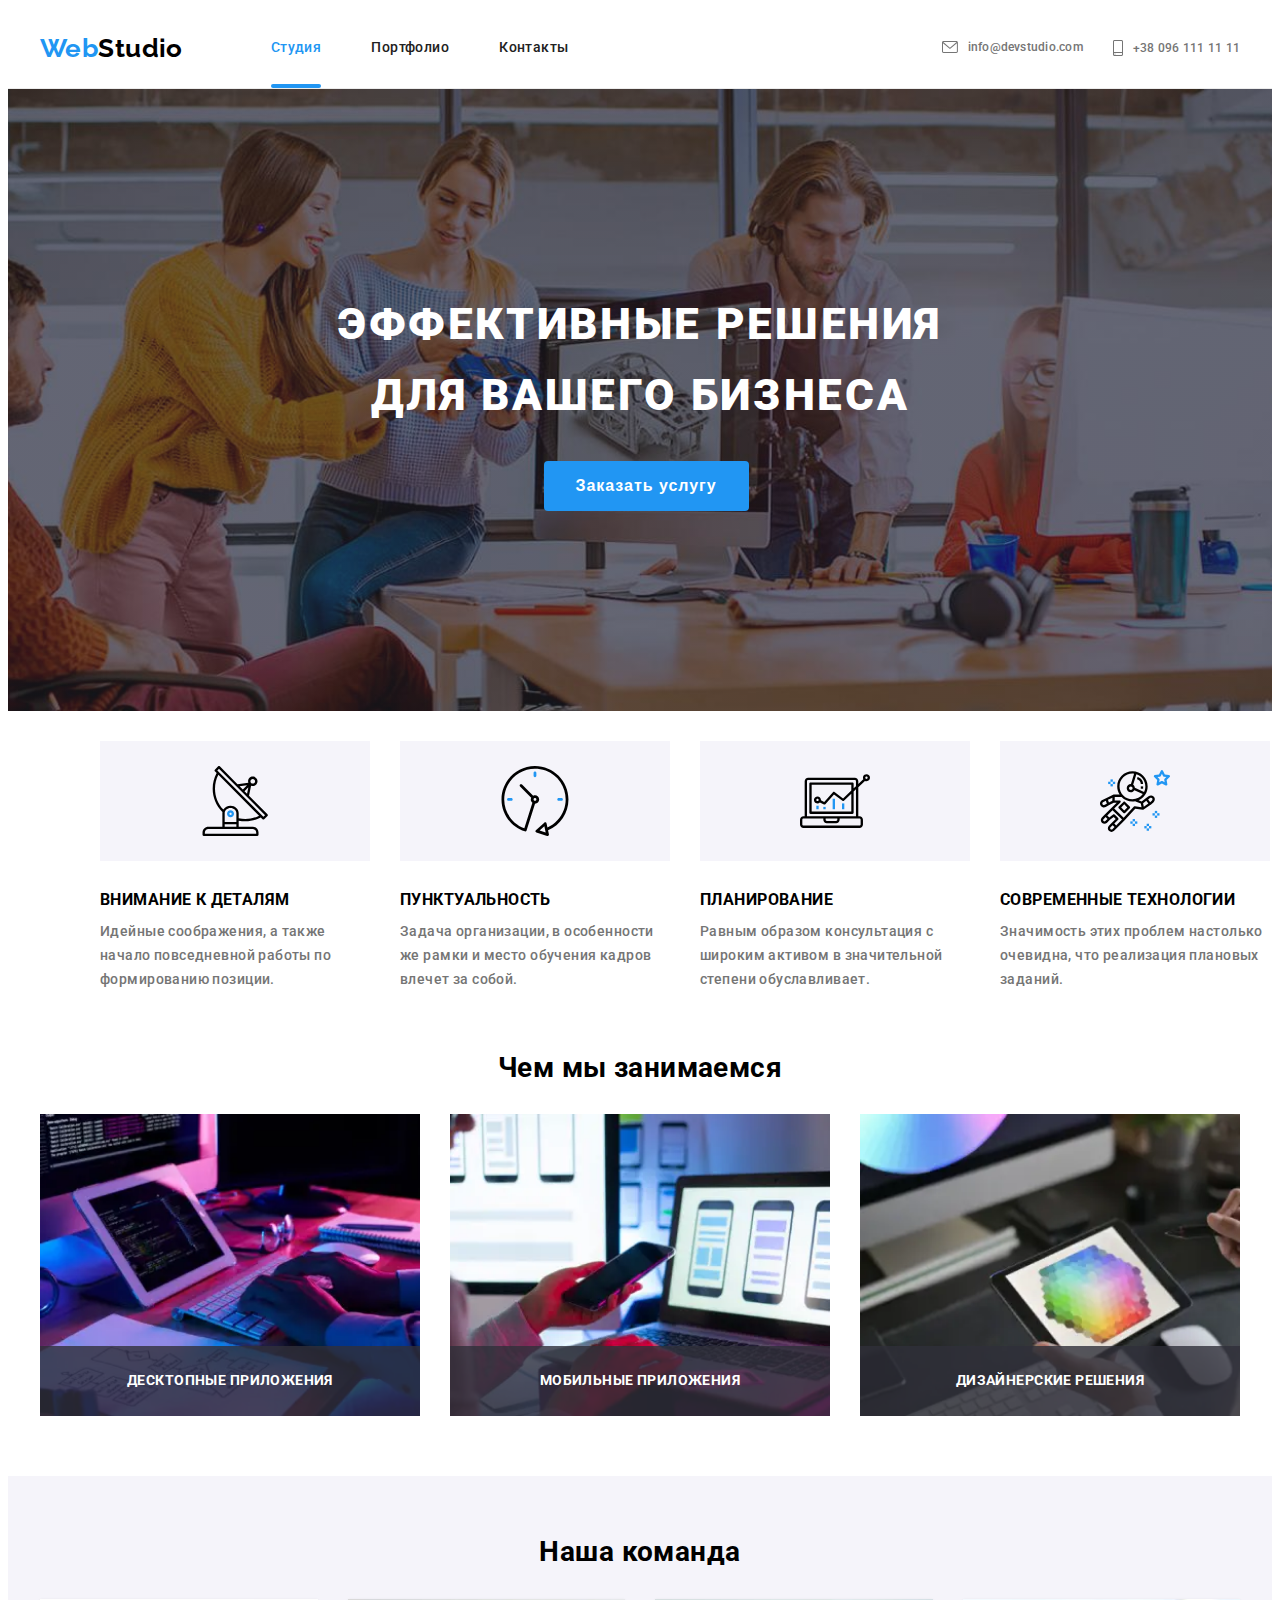
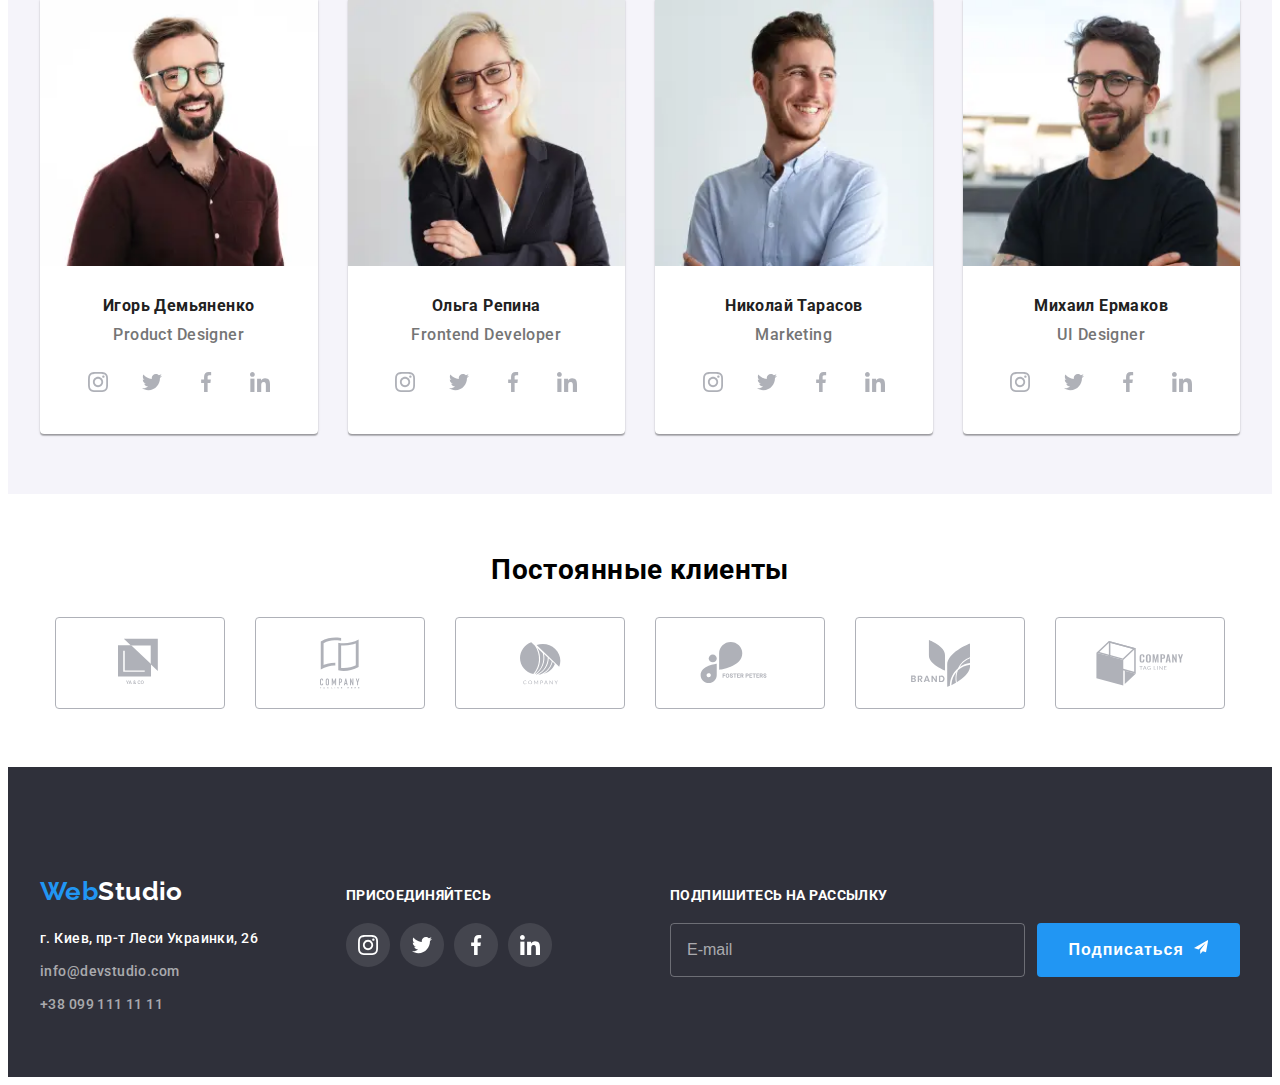
<file: index.html>
<!DOCTYPE html>
<html lang="ru">

<head>
  <meta charset="UTF-8">
  <meta http-equiv="X-UA-Compatible" content="IE=edge">
  <meta name="viewport" content="width=device-width, initial-scale=1.0">
  <title>WebStudio-Home</title>
  <link rel="stylesheet" href="https://cdnjs.cloudflare.com/ajax/libs/modern-normalize/1.0.0/modern-normalize.css"
    integrity="sha512-Zx6MlUMKSVJoQ+83OwhdILe8cSEsCzfqThJd7J/VA2UrK6Ctj85p+xzqfyuNXE5B1k25uUdmJ2OzItbBy9GHAQ=="
    crossorigin="anonymous" />
  <link rel="stylesheet" href="https://cdnjs.cloudflare.com/ajax/libs/animate.css/4.1.1/animate.min.css" />
  <link rel="preconnect" href="https://fonts.gstatic.com">
  <link href="https://fonts.googleapis.com/css2?family=Raleway:wght@700&family=Roboto:wght@400;500;700;900&display=swap"
    rel="stylesheet">
  <link rel="stylesheet" href="./css/main.min.css">

</head>

<body>
  <!-- HEADER -->
  <header class="header">
    <div class="container">
      <nav class="menu">
        <a class="logo link" href="./index.html" lang="en">Web<span class="logo_theme_header"
            lang="en">Studio</span></a>
        <ul class="nav-list list">
          <li class="nav-list__item">
            <a class="nav-list__link current link" href="./index.html">Студия</a>
          </li>
          <li class="nav-list__item">
            <a class="nav-list__link link" href="./portfolio.html">Портфолио</a>
          </li>
          <li class="nav-list__item">
            <a class="nav-list__link link" href="#footer">Контакты</a>
          </li>
        </ul>
      </nav>
      <ul class="header-contacts list">
        <li class="header-contacts__mail">
          <a class="header-contacts__link link" href="mailto:info@devstudio.com" lang="en">
            <svg class="header-contacts__icon-envelope">
              <use href="./images/sprite.svg#icon-envelope"></use>
            </svg>
            <p>info@devstudio.com</p>
          </a>
        </li>
        <li class="header-contacts__tel">
          <a class="header-contacts__link link" href="tel:+380961111111">
            <svg class="header-contacts__icon-phone">
              <use href="./images/sprite.svg#icon-smartphone"></use>
            </svg>
            <p>+38 096 111 11 11</p>
          </a>
        </li>
      </ul>
    <button type="button" class="burger-btn" data-menu-button>
      <svg class="burger-icon">
        <use href="./images/sprite.svg#icon-burger"></use>
      </svg>
    </button>
    </div>
    <div class="mobile-menu" data-menu>
      <button type="button" class="mobile-menu-close-btn" data-menu-close>
        <svg class="mobile-close-icon">
          <use href="./images/sprite.svg#icon-menu-close"></use>
        </svg>
      </button>
      <ul class="mobile-menu__list list">
        <li class="mobile-menu__item">
          <a href="./index.html" class="mobile-menu__link link current">Студия</a>
        </li>
        <li class="mobile-menu__item">
          <a href="./portfolio.html" class="mobile-menu__link link">Портфолио</a>
        </li>
        <li class="mobile-menu__item">
          <a href="#footer" class="mobile-menu__link link">Контакты</a>
        </li>
      </ul>
      <div class="mobile-menu__contacts-wrapper">
        <ul class="mobile-contacts-list list">
          <li class="mobile-contacts-list__item">
            <a class="mobile-contacts-list__tel link" href="tel:+380961111111">+38 096 111 11 11</a>
          </li>
          <li class="mobile-contacts-list__item">
            <a class="mobile-contacts-list__mail link" href="mailto:info@devstudio.com" lang="en">info@devstudio.com</a>
          </li>
        </ul>
        <ul class="mobile-social-list list">
          <li class="mobile-social-list__item">
            <a href="" class="mobile-social-list__link link">Instagram</a>
          </li>
          <li class="mobile-social-list__item">
            <a href="" class="mobile-social-list__link link">Twitter</a>
          </li>
          <li class="mobile-social-list__item">
            <a href="" class="mobile-social-list__link link">Facebook</a>
          </li>
          <li class="mobile-social-list__item">
            <a href="" class="mobile-social-list__link link">LinkedIn</a>
          </li>
        </ul>
      </div>      
    </div>
  </header>
  <main>
    <!-- HERO -->
    <section class="hero">
      <div class="container">
        <h1 class="hero-title">Эффективные решения для вашего бизнеса</h1>
        <button class="modal-btn" type="submit" data-modal-open>Заказать услугу</button>
      </div>
    </section>
    <!-- SPECIALTIES -->
    <section class="specialties">
      <h2 class="visually-hidden">Особенности</h2>
      <div class="container">
        <ul class="specs-list list">
          <li class="specs-list__item">
            <div class="specs-list__logo-wrapper">
              <svg class="specs-list__logo">
                <use href="./images/sprite.svg#icon-antena"></use>
              </svg>
            </div>
            <h3 class="specs-list__subtitle">Внимание к деталям</h3>
            <p class="specs-list__about">Идейные соображения, а также начало повседневной работы по формированию позиции.</p>
          </li>
          <li class="specs-list__item">
            <div class="specs-list__logo-wrapper">
              <svg class="specs-list__logo">
                <use href="./images/sprite.svg#icon-clock"></use>
              </svg>
            </div>
            <h3 class="specs-list__subtitle">Пунктуальность</h3>
            <p class="specs-list__about">Задача организации, в особенности же рамки и место обучения кадров влечет за собой.</p>
          </li>
          <li class="specs-list__item">
            <div class="specs-list__logo-wrapper">
              <svg class="specs-list__logo">
                <use href="./images/sprite.svg#icon-diagram"></use>
              </svg>
            </div>
            <h3 class="specs-list__subtitle">Планирование</h3>
            <p class="specs-list__about">Равным образом консультация с широким активом в значительной степени обуславливает.</p>
          </li>
          <li class="specs-list__item">
            <div class="specs-list__logo-wrapper">
              <svg class="specs-list__logo">
                <use href="./images/sprite.svg#icon-astronaut"></use>
              </svg>
            </div>
            <h3 class="specs-list__subtitle">Современные технологии</h3>
            <p class="specs-list__about">Значимость этих проблем настолько очевидна, что реализация плановых заданий.</p>
          </li>
        </ul>
      </div>
    </section>
    <!-- SKILLS -->
    <section class="skills">
      <div class="container">
        <h2 class="section-title">Чем мы занимаемся</h2>
        <ul class="skills-list list">
          <li class="skills-list__item">
            <picture>
              <source srcset="./images/desktop/studio/our-job-1.webp 1x, ./images/desktop/studio/our-job-1@2x.webp 2x"
                media="(min-width: 1200px)" type="image/webp">
              <source srcset="./images/desktop/studio/our-job-1.jpg 1x, ./images/desktop/studio/our-job-1@2x.jpg 2x" 
                media="(min-width: 1200px)">
              <img class="skills-list__img" src="./images/desktop/studio/our-job-1.jpg" alt="software developer working" lang="en">
            </picture>
            <div class="skills-list__title-wrapper">
              <p class="skills-list__title">Десктопные приложения</p>
            </div>
          </li>
          <li class="skills-list__item">
            <picture>
              <source srcset="./images/desktop/studio/our-job-2.webp 1x, ./images/desktop/studio/our-job-2@2x.webp 2x"
                media="(min-width: 1200px)" type="image/webp">
              <source srcset="./images/desktop/studio/our-job-2.jpg 1x, ./images/desktop/studio/our-job-2@2x.jpg 2x"
                media="(min-width: 1200px)">
              <img class="skills-list__img" src="./images/desktop/studio/our-job-2.jpg" alt="women with a phone" lang="en">
            </picture>            
            <div class="skills-list__title-wrapper">
              <p class="skills-list__title">Мобильные приложения</p>
            </div>
          </li>
          <li class="skills-list__item">
            <picture>
              <source srcset="./images/desktop/studio/our-job-3.webp 1x, ./images/desktop/studio/our-job-3@2x.webp 2x"
                media="(min-width: 1200px)" type="image/webp">
              <source srcset="./images/desktop/studio/our-job-3.jpg 1x, ./images/desktop/studio/our-job-3@2x.jpg 2x"
                media="(min-width: 1200px)">
              <img class="skills-list__img" src="./images/desktop/studio/our-job-3.jpg" alt="women working on a tablet" lang="en">
            </picture>            
            <div class="skills-list__title-wrapper">
              <p class="skills-list__title">Дизайнерские решения</p>
            </div>
          </li>
        </ul>
      </div>
    </section>
    <!-- TEAM -->
    <section class="team">
      <div class="container">
        <h2 class="section-title">Наша команда</h2>
        <ul class="team-list list">
          <li class="team-list__item">
            <picture>
              <source srcset="./images/desktop/studio/teammate-1.webp 1x, ./images/desktop/studio/teammate-1@2x.webp 2x"
                media="(min-width: 1200px)" type="image/webp">
              <source srcset="./images/desktop/studio/teammate-1.jpg 1x, ./images/desktop/studio/teammate-1@2x.jpg 2x"
                media="(min-width: 1200px)">
              <source srcset="./images/desktop/studio/teammate-1.webp 1x, ./images/desktop/studio/teammate-1@2x.webp 2x"
                media="(min-width: 768px)" type="image/webp">
              <source srcset="./images/desktop/studio/teammate-1.jpg 1x, ./images/desktop/studio/teammate-1@2x.jpg 2x"
                media="(min-width: 768px)">
              <source srcset="./images/desktop/studio/teammate-1.webp 1x, ./images/desktop/studio/teammate-1@2x.webp 2x"
                media="(max-width: 767px)" type="image/webp">
              <source srcset="./images/desktop/studio/teammate-1.jpg 1x, ./images/desktop/studio/teammate-1@2x.jpg 2x"
                media="(max-width: 767px)">
              <img class="team-list__img" src="./images/desktop/studio/teammate-1.jpg" alt="friendly men in glasses" lang="en">
            </picture>            
            <div class="team-list__name-wrapper">
              <h3 class="team-list__name">Игорь Демьяненко</h3>
              <p class="team-list__occupation" lang="en">Product Designer</p>
              <ul class="social-list list">
                <li class="social-list__item">
                  <a href="" class="social-list__link link">
                    <svg class="social-list__icon">
                      <use href="./images/sprite.svg#icon-instagram"></use>
                    </svg>
                  </a>
                </li>
                <li class="social-list__item">
                  <a href="" class="social-list__link link">
                    <svg class="social-list__icon">
                      <use href="./images/sprite.svg#icon-twitter"></use>
                    </svg>
                  </a>
                </li>
                <li class="social-list__item">
                  <a href="" class="social-list__link link">
                    <svg class="social-list__icon">
                      <use href="./images/sprite.svg#icon-facebook"></use>
                    </svg>
                  </a>
                </li>
                <li class="social-list__item">
                  <a href="" class="social-list__link link">
                    <svg class="social-list__icon">
                      <use href="./images/sprite.svg#icon-linkedin"></use>
                    </svg>
                  </a>
                </li>
              </ul>
            </div>
          </li>
          <li class="team-list__item">
            <picture>
              <source srcset="./images/desktop/studio/teammate-2.webp 1x, ./images/desktop/studio/teammate-2@2x.webp 2x"
                media="(min-width: 1200px)" type="image/webp">
              <source srcset="./images/desktop/studio/teammate-2.jpg 1x, ./images/desktop/studio/teammate-2@2x.jpg 2x"
                media="(min-width: 1200px)">
              <source srcset="./images/desktop/studio/teammate-2.webp 1x, ./images/desktop/studio/teammate-2@2x.webp 2x"
                media="(min-width: 768px)" type="image/webp">
              <source srcset="./images/desktop/studio/teammate-2.jpg 1x, ./images/desktop/studio/teammate-2@2x.jpg 2x"
                media="(min-width: 768px)">
              <source srcset="./images/desktop/studio/teammate-2.webp 1x, ./images/desktop/studio/teammate-2@2x.webp 2x"
                media="(max-width: 767px)" type="image/webp">
              <source srcset="./images/desktop/studio/teammate-2.jpg 1x, ./images/desktop/studio/teammate-2@2x.jpg 2x"
                media="(max-width: 767px)">
              <img class="team-list__img" src="./images/desktop/studio/teammate-2.jpg" alt="blonde women" lang="en">
            </picture>            
            <div class="team-list__name-wrapper">
              <h3 class="team-list__name">Ольга Репина</h3>
              <p class="team-list__occupation" lang="en">Frontend Developer</p>
              <ul class="social-list list">
                <li class="social-list__item">
                  <a href="" class="social-list__link link">
                    <svg class="social-list__icon">
                      <use href="./images/sprite.svg#icon-instagram"></use>
                    </svg>
                  </a>
                </li>
                <li class="social-list__item">
                  <a href="" class="social-list__link link">
                    <svg class="social-list__icon">
                      <use href="./images/sprite.svg#icon-twitter"></use>
                    </svg>
                  </a>
                </li>
                <li class="social-list__item">
                  <a href="" class="social-list__link link">
                    <svg class="social-list__icon">
                      <use href="./images/sprite.svg#icon-facebook"></use>
                    </svg>
                  </a>
                </li>
                <li class="social-list__item">
                  <a href="" class="social-list__link link">
                    <svg class="social-list__icon">
                      <use href="./images/sprite.svg#icon-linkedin"></use>
                    </svg>
                  </a>
                </li>
              </ul>
            </div>
          </li>
          <li class="team-list__item">
            <picture>
              <source srcset="./images/desktop/studio/teammate-3.webp 1x, ./images/desktop/studio/teammate-3@2x.webp 2x"
                media="(min-width: 1200px)" type="image/webp">
              <source srcset="./images/desktop/studio/teammate-3.jpg 1x, ./images/desktop/studio/teammate-3@2x.jpg 2x"
                media="(min-width: 1200px)">
              <source srcset="./images/desktop/studio/teammate-3.webp 1x, ./images/desktop/studio/teammate-3@2x.webp 2x"
                media="(min-width: 768px)" type="image/webp">
              <source srcset="./images/desktop/studio/teammate-3.jpg 1x, ./images/desktop/studio/teammate-3@2x.jpg 2x"
                media="(min-width: 768px)">
              <source srcset="./images/desktop/studio/teammate-3.webp 1x, ./images/desktop/studio/teammate-3@2x.webp 2x"
                media="(max-width: 767px)" type="image/webp">
              <source srcset="./images/desktop/studio/teammate-3.jpg 1x, ./images/desktop/studio/teammate-3@2x.jpg 2x"
                media="(max-width: 767px)">
              <img class="team-list__img" src="./images/desktop/studio/teammate-3.jpg" alt="smiling men" lang="en">
            </picture>            
            <div class="team-list__name-wrapper">
              <h3 class="team-list__name">Николай Тарасов</h3>
              <p class="team-list__occupation" lang="en">Marketing</p>
              <ul class="social-list list">
                <li class="social-list__item">
                  <a href="" class="social-list__link link">
                    <svg class="social-list__icon">
                      <use href="./images/sprite.svg#icon-instagram"></use>
                    </svg>
                  </a>
                </li>
                <li class="social-list__item">
                  <a href="" class="social-list__link link">
                    <svg class="social-list__icon">
                      <use href="./images/sprite.svg#icon-twitter"></use>
                    </svg>
                  </a>
                </li>
                <li class="social-list__item">
                  <a href="" class="social-list__link link">
                    <svg class="social-list__icon">
                      <use href="./images/sprite.svg#icon-facebook"></use>
                    </svg>
                  </a>
                </li>
                <li class="social-list__item">
                  <a href="" class="social-list__link link">
                    <svg class="social-list__icon">
                      <use href="./images/sprite.svg#icon-linkedin"></use>
                    </svg>
                  </a>
                </li>
              </ul>
            </div>
          </li>
          <li class="team-list__item">
            <picture>
              <source srcset="./images/desktop/studio/teammate-4.webp 1x, ./images/desktop/studio/teammate-4@2x.webp 2x"
                media="(min-width: 1200px)" type="image/webp">
              <source srcset="./images/desktop/studio/teammate-4.jpg 1x, ./images/desktop/studio/teammate-4@2x.jpg 2x"
                media="(min-width: 1200px)">
              <source srcset="./images/desktop/studio/teammate-4.webp 1x, ./images/desktop/studio/teammate-4@2x.webp 2x"
                media="(min-width: 768px)" type="image/webp">
              <source srcset="./images/desktop/studio/teammate-4.jpg 1x, ./images/desktop/studio/teammate-4@2x.jpg 2x"
                media="(min-width: 768px)">
              <source srcset="./images/desktop/studio/teammate-4.webp 1x, ./images/desktop/studio/teammate-4@2x.webp 2x"
                media="(max-width: 767px)" type="image/webp">
              <source srcset="./images/desktop/studio/teammate-4.jpg 1x, ./images/desktop/studio/teammate-4@2x.jpg 2x"
                media="(max-width: 767px)">
              <img class="team-list__img" src="./images/desktop/studio/teammate-4.jpg" alt="friendly men in black t-shirt" lang="en">
            </picture>            
            <div class="team-list__name-wrapper">
              <h3 class="team-list__name">Михаил Ермаков</h3>
              <p class="team-list__occupation" lang="en">UI Designer</p>
              <ul class="social-list list">
                <li class="social-list__item">
                  <a href="" class="social-list__link link">
                    <svg class="social-list__icon">
                      <use href="./images/sprite.svg#icon-instagram"></use>
                    </svg>
                  </a>
                </li>
                <li class="social-list__item">
                  <a href="" class="social-list__link link">
                    <svg class="social-list__icon">
                      <use href="./images/sprite.svg#icon-twitter"></use>
                    </svg>
                  </a>
                </li>
                <li class="social-list__item">
                  <a href="" class="social-list__link link">
                    <svg class="social-list__icon">
                      <use href="./images/sprite.svg#icon-facebook"></use>
                    </svg>
                  </a>
                </li>
                <li class="social-list__item">
                  <a href="" class="social-list__link link">
                    <svg class="social-list__icon">
                      <use href="./images/sprite.svg#icon-linkedin"></use>
                    </svg>
                  </a>
                </li>
              </ul>
            </div>
          </li>
        </ul>
      </div>
    </section>
    <!--CLIENTS-->
    <section class="clients">
      <div class="container">
        <h2 class="section-title">Постоянные клиенты</h2>
        <ul class="clients-list list">
          <li class="clients-list__item">
            <a href="" class="clients-list__logo link">
              <svg class="clients-list__icon" width="44" height="50">
                <use href="./images/sprite.svg#icon-logo-1"></use>
              </svg>
            </a>
          </li>
          <li class="clients-list__item">
            <a href="" class="clients-list__logo link">
              <svg class="clients-list__icon" width="40" height="52">
                <use href="./images/sprite.svg#icon-logo-2"></use>
              </svg>
            </a>
          </li>
          <li class="clients-list__item">
            <a href="" class="clients-list__logo link">
              <svg class="clients-list__icon" width="41" height="43">
                <use href="./images/sprite.svg#icon-logo-3"></use>
              </svg>
            </a>
          </li>
          <li class="clients-list__item">
            <a href="" class="clients-list__logo link">
              <svg class="clients-list__icon" width="80" height="42">
                <use href="./images/sprite.svg#icon-logo-4"></use>
              </svg>
            </a>
          </li>
          <li class="clients-list__item">
            <a href="" class="clients-list__logo link">
              <svg class="clients-list__icon" width="59" height="47">
                <use href="./images/sprite.svg#icon-logo-5"></use>
              </svg>
            </a>
          </li>
          <li class="clients-list__item">
            <a href="" class="clients-list__logo link">
              <svg class="clients-list__icon" width="88" height="45">
                <use href="./images/sprite.svg#icon-logo-6"></use>
              </svg>
            </a>
          </li>
        </ul>
      </div>
    </section>
  </main>
  <!-- FOOTER -->
  <footer class="footer">
    <div class="container">
      <div class="address-wrapper">
        <a class="logo link" href="./index.html" lang="en">Web<span class="logo_theme_footer"
            lang="en">Studio</span></a>
        <p class="address">г. Киев, пр-т Леси Украинки, 26</p>
        <ul class="address-list list">
          <li class="address-list__item">
            <a class="address-list__link link" id="footer" href="mailto:info@devstudio.com">info@devstudio.com</a>
          </li>
          <li class="address-list__item">
            <a class="address-list__link link" href="tel:+380991111111">+38 099 111 11 11</a>
          </li>
        </ul>
      </div>
      <div class="social-list__footer">
        <b class="footer-suptitle">присоединяйтесь</b>
        <ul class="social-list list">
          <li class="social-list__item">
            <a href="" class="social-list__link link">
              <svg class="social-list__icon">
                <use href="./images/sprite.svg#icon-instagram"></use>
              </svg>
            </a>
          </li>
          <li class="social-list__item">
            <a href="" class="social-list__link link">
              <svg class="social-list__icon">
                <use href="./images/sprite.svg#icon-twitter"></use>
              </svg>
            </a>
          </li>
          <li class="social-list__item">
            <a href="" class="social-list__link link">
              <svg class="social-list__icon">
                <use href="./images/sprite.svg#icon-facebook"></use>
              </svg>
            </a>
          </li>
          <li class="social-list__item">
            <a href="" class="social-list__link link">
              <svg class="social-list__icon">
                <use href="./images/sprite.svg#icon-linkedin"></use>
              </svg>
            </a>
          </li>
        </ul>
      </div>
      <div class="footer-form">
        <b class="footer-suptitle">Подпишитесь на рассылку</b>
        <form action="#" class="signup-form">
          <input type="email" name="signup-email" placeholder="E-mail" class="signup-form__input">
          <button type="submit" class="modal-btn">
            <span class="signup-form__btn-wrapper">
              <span class="modal-btn_title">Подписаться</span>
              <svg class="modal-btn_icon">
                <use href="./images/sprite.svg#icon-send"></use>
              </svg>
            </span>            
          </button>
        </form>
      </div>
    </div>
  </footer>
  <!-- MODAL -->
  <div class="backdrop is-hidden" data-modal>
    <div class="modal">
      <button type="button" class="modal-close-btn" data-modal-close>
        <svg class="modal-x">
          <use href="./images/sprite.svg#icon-Vector"></use>
        </svg>
      </button>
      <form action="#" class="modal-form" autocomplete="off">
        <b class="form-title">Оставьте свои данные, мы вам перезвоним</b>
        <label for="user" class="modal-form-field">
          Имя
          <span class="modal-form-input-wrapper">
            <input type="text" id="user" name="user-name" class="modal-form-input" required minlength="2">
            <svg class="modal-form-icon">
              <use href="./images/sprite.svg#user"></use>
            </svg>
          </span>
        </label>
        <label for="tel" class="modal-form-field">
          Телефон
          <span class="modal-form-input-wrapper">
            <input type="tel" id="tel" name="user-phone" class="modal-form-input" required
              pattern="[0-9]{3}-[0-9]{3}-[0-9]{2}-[0-9]{2}" title="096-111-11-11">
            <svg class="modal-form-icon">
              <use href="./images/sprite.svg#phone"></use>
            </svg>
          </span>
        </label>
        <label for="email" class="modal-form-field">
          Почта
          <span class="modal-form-input-wrapper">
            <input type="email" id="email" name="user-email" class="modal-form-input" required>
            <svg class="modal-form-icon">
              <use href="./images/sprite.svg#letter"></use>
            </svg>
          </span>
        </label>
        <label for="user-message" class="modal-form-field comment">
          Комментарий
          <textarea name="user-message" id="user-message" class="modal-form-message"
            placeholder="Введите текст"></textarea>
        </label>
        <input type="checkbox" id="user-term" name="user-term" class="modal-form-agreement visually-hidden">
        <label for="user-term" class="modal-form-check-desc">Соглашаюсь с рассылкой и принимаю&nbsp;
          <a href="" class="licence-agreement">Условия договора</a>
        </label>
        <button type="submit" class="modal-form-btn">Отправить</button>
      </form>
    </div>
  </div>
  <script src="./js/modal.js"></script>
  <script src="./js/mobile-menu.js"></script>
</body>

</html>
</file>
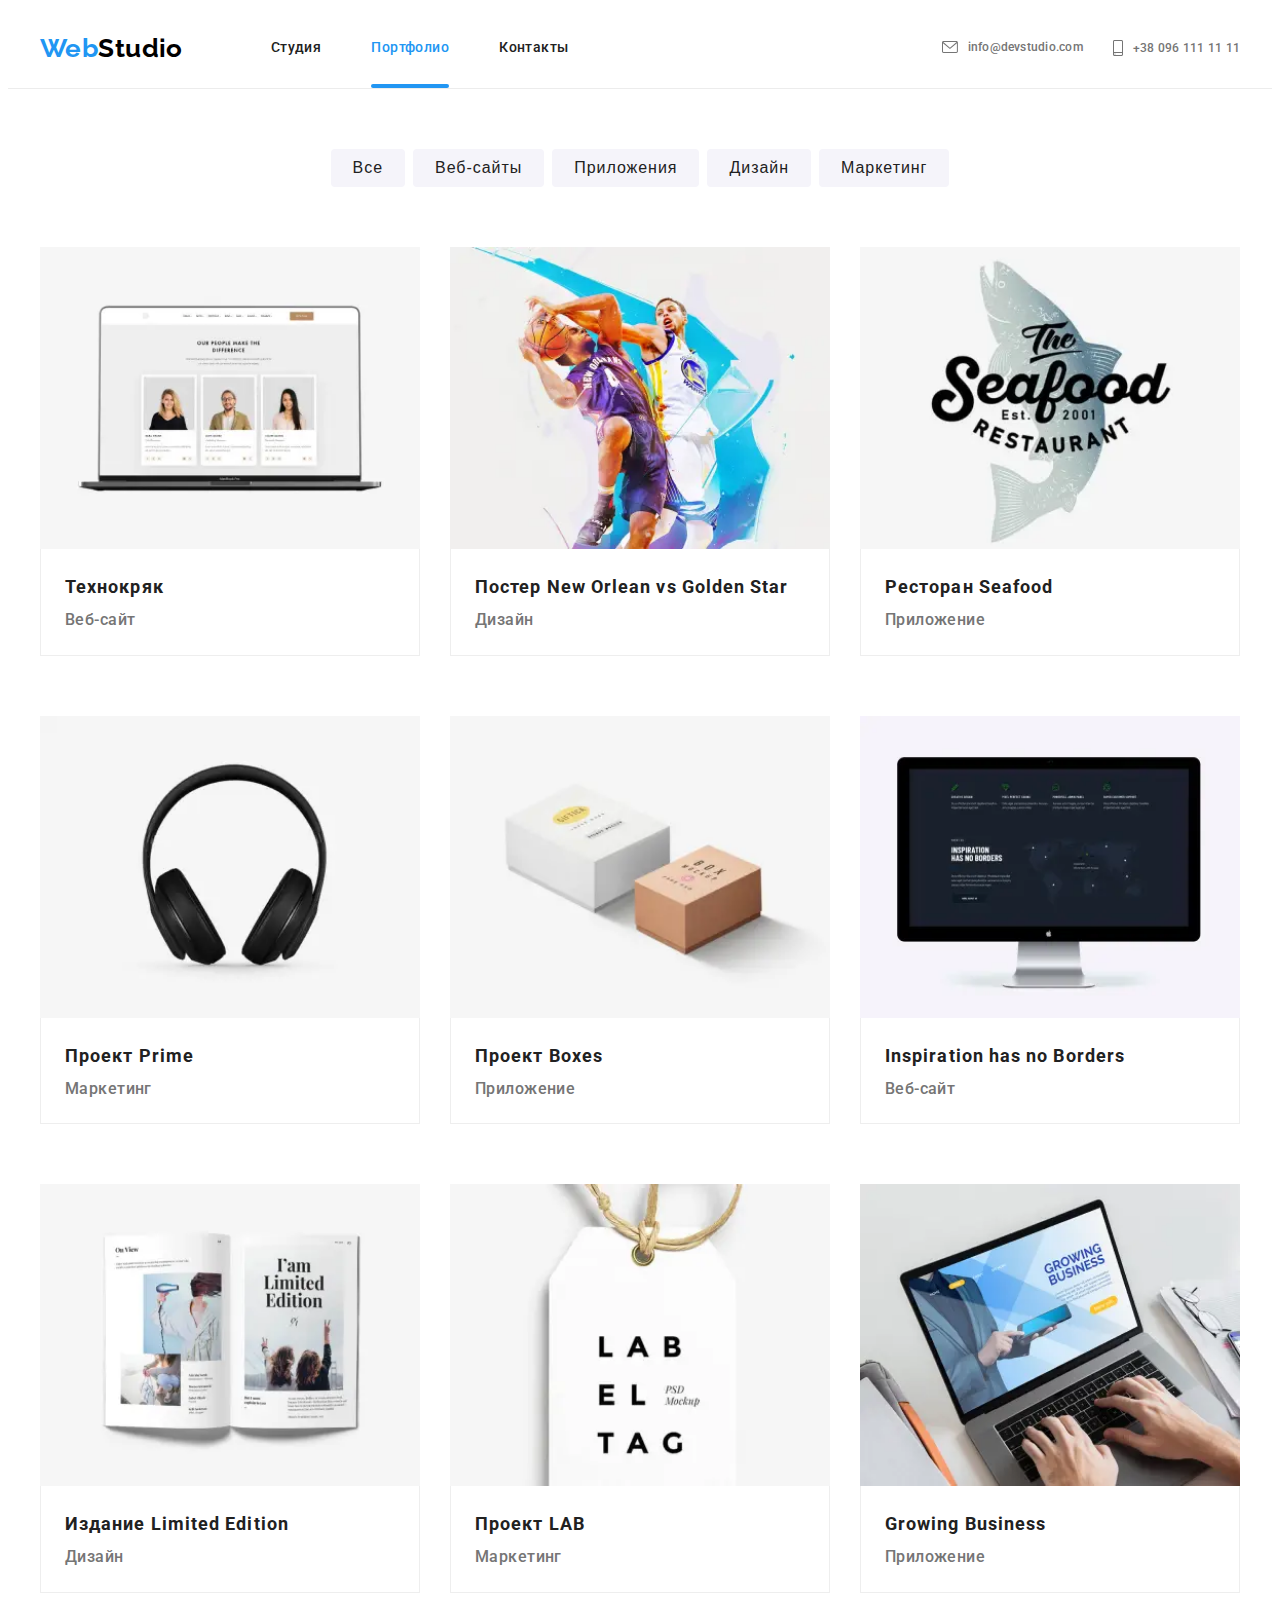
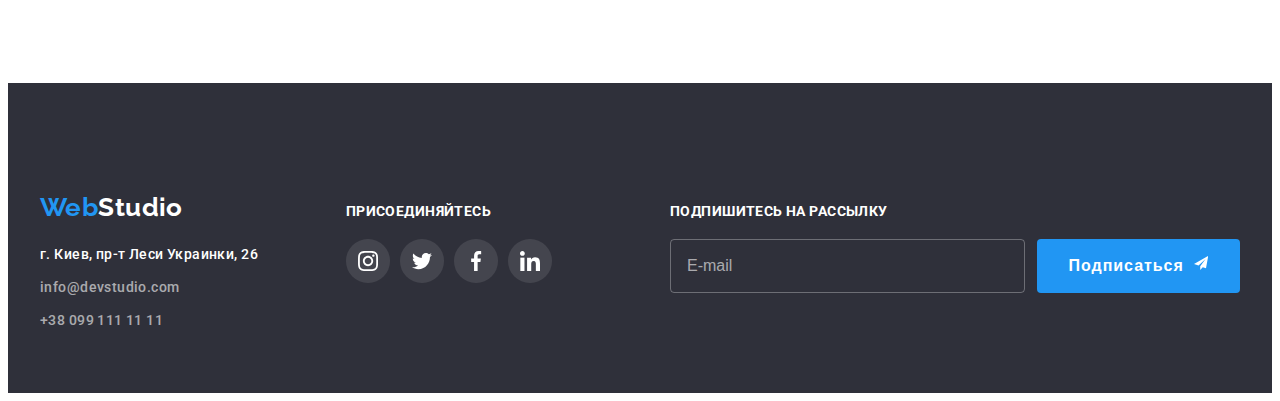
<file: portfolio.html>
<!DOCTYPE html>
<html lang="ru">

<head>
  <meta charset="UTF-8">
  <meta http-equiv="X-UA-Compatible" content="IE=edge">
  <meta name="viewport" content="width=device-width, initial-scale=1.0">
  <title>WebStudio-Portfolio</title>
  <link rel="stylesheet" href="https://cdnjs.cloudflare.com/ajax/libs/modern-normalize/1.0.0/modern-normalize.css"
    integrity="sha512-Zx6MlUMKSVJoQ+83OwhdILe8cSEsCzfqThJd7J/VA2UrK6Ctj85p+xzqfyuNXE5B1k25uUdmJ2OzItbBy9GHAQ=="
    crossorigin="anonymous" />
  <link rel="stylesheet" href="https://cdnjs.cloudflare.com/ajax/libs/animate.css/4.1.1/animate.min.css" />
  <link rel="preconnect" href="https://fonts.gstatic.com">
  <link href="https://fonts.googleapis.com/css2?family=Raleway:wght@700&family=Roboto:wght@400;500;700;900&display=swap"
    rel="stylesheet">
  <link rel="stylesheet" href="./css/portfolio.min.css">
</head>

<body>
  <!-- HEADER -->
  <header class="header">
    <div class="container">
      <nav class="menu">
        <a class="logo link" href="./index.html" lang="en">Web<span class="logo_theme_header" lang="en">Studio</span></a>
        <ul class="nav-list list">
          <li class="nav-list__item">
            <a class="nav-list__link link" href="./index.html">Студия</a>
          </li>
          <li class="nav-list__item">
            <a class="nav-list__link current link" href="./portfolio.html">Портфолио</a>
          </li>
          <li class="nav-list__item">
            <a class="nav-list__link link" href="#footer">Контакты</a>
          </li>
        </ul>
      </nav>
      <ul class="header-contacts list">
        <li class="header-contacts__mail">
          <a class="header-contacts__link link" href="mailto:info@devstudio.com" lang="en">
            <svg class="header-contacts__icon-envelope">
              <use href="./images/sprite.svg#icon-envelope"></use>
            </svg>
            <p>info@devstudio.com</p>
          </a>
        </li>
        <li class="header-contacts__tel">
          <a class="header-contacts__link link" href="tel:+380961111111">
            <svg class="header-contacts__icon-phone">
              <use href="./images/sprite.svg#icon-smartphone"></use>
            </svg>
            <p>+38 096 111 11 11</p>
          </a>
        </li>
      </ul>
      <button type="button" class="burger-btn" data-menu-button>
        <svg class="burger-icon">
          <use href="./images/sprite.svg#icon-burger"></use>
        </svg>
      </button>
    </div>
    <div class="mobile-menu" data-menu>
      <button type="button" class="mobile-menu-close-btn" data-menu-close>
        <svg class="mobile-close-icon">
          <use href="./images/sprite.svg#icon-menu-close"></use>
        </svg>
      </button>
      <ul class="mobile-menu__list list">
        <li class="mobile-menu__item">
          <a href="./index.html" class="mobile-menu__link link">Студия</a>
        </li>
        <li class="mobile-menu__item">
          <a href="./portfolio.html" class="mobile-menu__link link current">Портфолио</a>
        </li>
        <li class="mobile-menu__item">
          <a href="#footer" class="mobile-menu__link link">Контакты</a>
        </li>
      </ul>
      <ul class="mobile-contacts-list list">
        <li class="mobile-contacts-list__item">
          <a class="mobile-contacts-list__tel link" href="tel:+380961111111">+38 096 111 11 11</a>
        </li>
        <li class="mobile-contacts-list__item">
          <a class="mobile-contacts-list__mail link" href="mailto:info@devstudio.com" lang="en">info@devstudio.com</a>
        </li>
      </ul>
      <ul class="mobile-social-list list">
        <li class="mobile-social-list__item">
          <a href="" class="mobile-social-list__link link">Instagram</a>
        </li>
        <li class="mobile-social-list__item">
          <a href="" class="mobile-social-list__link link">Twitter</a>
        </li>
        <li class="mobile-social-list__item">
          <a href="" class="mobile-social-list__link link">Facebook</a>
        </li>
        <li class="mobile-social-list__item">
          <a href="" class="mobile-social-list__link link">LinkedIn</a>
        </li>
      </ul>
    </div>
  </header>
  <main>
    <!-- EXAMPLES -->
    <section class="examples">
      <div class="container">
        <h2 class="visually-hidden">Наши работы</h2>
        <ul class="examples-list list">
          <li class="examples-list-item">
            <button class="nav-btn" type="button">Все</button>
          </li>
          <li class="examples-list-item">
            <button class="nav-btn" type="button">Веб-сайты</button>
          </li>
          <li class="examples-list-item">
            <button class="nav-btn" type="button">Приложения</button>
          </li>
          <li class="examples-list-item">
            <button class="nav-btn" type="button">Дизайн</button>
          </li>
          <li class="examples-list-item">
            <button class="nav-btn" type="button">Маркетинг</button>
          </li>
        </ul>
        <ul class="examples-img-list list">
          <li class="examples-img-item">
            <a class="list-items link" href="">
              <div class="examples-list-wraper">
                <picture>
                  <source srcset="./images/desktop/portfolio/portfolio-1.webp 1x, ./images/desktop/portfolio/portfolio-1@2x.webp 2x"
                    media="(min-width: 1200px)" type="image/webp">
                  <source srcset="./images/desktop/portfolio/portfolio-1.jpg 1x, ./images/desktop/portfolio/portfolio-1@2x.jpg 2x"
                    media="(min-width: 1200px)">
                  <source srcset="./images/tablet/portfolio/portfolio-1.webp 1x, ./images/tablet/portfolio/portfolio-1@2x.webp 2x"
                    media="(min-width: 768px)" type="image/webp">
                  <source srcset="./images/tablet/portfolio/portfolio-1.jpg 1x, ./images/tablet/portfolio/portfolio-1@2x.jpg 2x"
                    media="(min-width: 768px)">
                  <source srcset="./images/mobile/portfolio/portfolio-1.webp 1x, ./images/mobile/portfolio/portfolio-1@2x.webp 2x"
                    media="(max-width: 767px)" type="image/webp">
                  <source srcset="./images/mobile/portfolio/portfolio-1.jpg 1x, ./images/mobile/portfolio/portfolio-1@2x.jpg 2x"
                    media="(max-width: 767px)">
                  <img class="img" src="./images/mobile/portfolio/portfolio-1.jpg" alt="laptop desctop">
                </picture>                
                <p class="overlay">Технокряк это современная площадка распространения коронавируса. Компании используют
                  эту платформу
                  для цифрового
                  шпионажа и атак на защищённые сервера конкурентов.</p>
              </div>
              <div class="examples-about-wrapper">
                <h3 class="examples-img-title">Технокряк</h3>
                <p class="examples-img-about">Веб-сайт</p>
              </div>
            </a>
          </li>
          <li class="examples-img-item">
            <a class="list-items link" href="">
              <div class="examples-list-wraper">
                <picture>
                  <source srcset="./images/desktop/portfolio/portfolio-2.webp 1x, ./images/desktop/portfolio/portfolio-2@2x.webp 2x"
                    media="(min-width: 1200px)" type="image/webp">
                  <source srcset="./images/desktop/portfolio/portfolio-2.jpg 1x, ./images/desktop/portfolio/portfolio-2@2x.jpg 2x"
                    media="(min-width: 1200px)">
                  <source srcset="./images/tablet/portfolio/portfolio-2.webp 1x, ./images/tablet/portfolio/portfolio-2@2x.webp 2x"
                    media="(min-width: 768px)" type="image/webp">
                  <source srcset="./images/tablet/portfolio/portfolio-2.jpg 1x, ./images/tablet/portfolio/portfolio-2@2x.jpg 2x"
                    media="(min-width: 768px)">
                  <source srcset="./images/mobile/portfolio/portfolio-2.webp 1x, ./images/mobile/portfolio/portfolio-2@2x.webp 2x"
                    media="(max-width: 767px)" type="image/webp">
                  <source srcset="./images/mobile/portfolio/portfolio-2.jpg 1x, ./images/mobile/portfolio/portfolio-2@2x.jpg 2x"
                    media="(max-width: 767px)">
                <img class="img" src="./images/portfolio/portfolio-2.jpg" alt="two basketball players">
                </picture>                
                <p class="overlay">Технокряк это современная площадка распространения коронавируса. Компании используют
                  эту платформу
                  для цифрового
                  шпионажа и атак на защищённые сервера конкурентов.</p>
              </div>
              <div class="examples-about-wrapper">
                <h3 class="examples-img-title">Постер <span lang="en">New Orlean vs Golden Star</span></h3>
                <p class="examples-img-about">Дизайн</p>
              </div>
            </a>
          </li>
          <li class="examples-img-item">
            <a class="list-items link" href="">
              <div class="examples-list-wraper">
                <picture>
                  <source srcset="./images/desktop/portfolio/portfolio-3.webp 1x, ./images/desktop/portfolio/portfolio-3@2x.webp 2x"
                    media="(min-width: 1200px)" type="image/webp">
                  <source srcset="./images/desktop/portfolio/portfolio-3.jpg 1x, ./images/desktop/portfolio/portfolio-3@2x.jpg 2x"
                    media="(min-width: 1200px)">
                  <source srcset="./images/tablet/portfolio/portfolio-3.webp 1x, ./images/tablet/portfolio/portfolio-3@2x.webp 2x"
                    media="(min-width: 768px)" type="image/webp">
                  <source srcset="./images/tablet/portfolio/portfolio-3.jpg 1x, ./images/tablet/portfolio/portfolio-3@2x.jpg 2x"
                    media="(min-width: 768px)">
                  <source srcset="./images/mobile/portfolio/portfolio-3.webp 1x, ./images/mobile/portfolio/portfolio-3@2x.webp 2x"
                    media="(max-width: 767px)" type="image/webp">
                  <source srcset="./images/mobile/portfolio/portfolio-3.jpg 1x, ./images/mobile/portfolio/portfolio-3@2x.jpg 2x"
                    media="(max-width: 767px)">
                  <img class="img" src="./images/portfolio/portfolio-3.jpg" alt="fish restaurant logo">
                </picture>                
                <p class="overlay">Технокряк это современная площадка распространения коронавируса. Компании используют
                  эту платформу
                  для цифрового
                  шпионажа и атак на защищённые сервера конкурентов.</p>
              </div>
              <div class="examples-about-wrapper">
                <h3 class="examples-img-title">Ресторан <span lang="en">Seafood</span></h3>
                <p class="examples-img-about">Приложение</p>
              </div>
            </a>
          </li>
          <li class="examples-img-item">
            <a class="list-items link" href="">
              <div class="examples-list-wraper">
                <picture>
                  <source srcset="./images/desktop/portfolio/portfolio-4.webp 1x, ./images/desktop/portfolio/portfolio-4@2x.webp 2x"
                    media="(min-width: 1200px)" type="image/webp">
                  <source srcset="./images/desktop/portfolio/portfolio-4.jpg 1x, ./images/desktop/portfolio/portfolio-4@2x.jpg 2x"
                    media="(min-width: 1200px)">
                  <source srcset="./images/tablet/portfolio/portfolio-4.webp 1x, ./images/tablet/portfolio/portfolio-4@2x.webp 2x"
                    media="(min-width: 768px)" type="image/webp">
                  <source srcset="./images/tablet/portfolio/portfolio-4.jpg 1x, ./images/tablet/portfolio/portfolio-4@2x.jpg 2x"
                    media="(min-width: 768px)">
                  <source srcset="./images/mobile/portfolio/portfolio-4.webp 1x, ./images/mobile/portfolio/portfolio-4@2x.webp 2x"
                    media="(max-width: 767px)" type="image/webp">
                  <source srcset="./images/mobile/portfolio/portfolio-4.jpg 1x, ./images/mobile/portfolio/portfolio-4@2x.jpg 2x"
                    media="(max-width: 767px)">
                  <img class="img" src="./images/portfolio/portfolio-4.jpg" alt="headphones">
                </picture>                
                <p class="overlay">Технокряк это современная площадка распространения коронавируса. Компании используют
                  эту платформу
                  для цифрового
                  шпионажа и атак на защищённые сервера конкурентов.</p>
              </div>
              <div class="examples-about-wrapper">
                <h3 class="examples-img-title">Проект <span lang="en">Prime</span></h3>
                <p class="examples-img-about">Маркетинг</p>
              </div>
            </a>
          </li>
          <li class="examples-img-item">
            <a class="list-items link" href="">
              <div class="examples-list-wraper">
                <picture>
                  <source srcset="./images/desktop/portfolio/portfolio-5.webp 1x, ./images/desktop/portfolio/portfolio-5@2x.webp 2x"
                    media="(min-width: 1200px)" type="image/webp">
                  <source srcset="./images/desktop/portfolio/portfolio-5.jpg 1x, ./images/desktop/portfolio/portfolio-5@2x.jpg 2x"
                    media="(min-width: 1200px)">
                  <source srcset="./images/tablet/portfolio/portfolio-5.webp 1x, ./images/tablet/portfolio/portfolio-5@2x.webp 2x"
                    media="(min-width: 768px)" type="image/webp">
                  <source srcset="./images/tablet/portfolio/portfolio-5.jpg 1x, ./images/tablet/portfolio/portfolio-5@2x.jpg 2x"
                    media="(min-width: 768px)">
                  <source srcset="./images/mobile/portfolio/portfolio-5.webp 1x, ./images/mobile/portfolio/portfolio-5@2x.webp 2x"
                    media="(max-width: 767px)" type="image/webp">
                  <source srcset="./images/mobile/portfolio/portfolio-5.jpg 1x, ./images/mobile/portfolio/portfolio-5@2x.jpg 2x"
                    media="(max-width: 767px)">
                  <img class="img" src="./images/portfolio/portfolio-5.jpg" alt="two boxes">
                </picture>                
                <p class="overlay">Технокряк это современная площадка распространения коронавируса. Компании используют
                  эту платформу
                  для цифрового
                  шпионажа и атак на защищённые сервера конкурентов.</p>
              </div>
              <div class="examples-about-wrapper">
                <h3 class="examples-img-title">Проект <span lang="en">Boxes</span></h3>
                <p class="examples-img-about">Приложение</p>
              </div>
            </a>
          </li>
          <li class="examples-img-item">
            <a class="list-items link" href="">
              <div class="examples-list-wraper">
                <picture>
                  <source srcset="./images/desktop/portfolio/portfolio-6.webp 1x, ./images/desktop/portfolio/portfolio-6@2x.webp 2x"
                    media="(min-width: 1200px)" type="image/webp">
                  <source srcset="./images/desktop/portfolio/portfolio-6.jpg 1x, ./images/desktop/portfolio/portfolio-6@2x.jpg 2x"
                    media="(min-width: 1200px)">
                  <source srcset="./images/tablet/portfolio/portfolio-6.webp 1x, ./images/tablet/portfolio/portfolio-6@2x.webp 2x"
                    media="(min-width: 768px)" type="image/webp">
                  <source srcset="./images/tablet/portfolio/portfolio-6.jpg 1x, ./images/tablet/portfolio/portfolio-6@2x.jpg 2x"
                    media="(min-width: 768px)">
                  <source srcset="./images/mobile/portfolio/portfolio-6.webp 1x, ./images/mobile/portfolio/portfolio-6@2x.webp 2x"
                    media="(max-width: 767px)" type="image/webp">
                  <source srcset="./images/mobile/portfolio/portfolio-6.jpg 1x, ./images/mobile/portfolio/portfolio-6@2x.jpg 2x"
                    media="(max-width: 767px)">
                  <img class="img" src="./images/portfolio/portfolio-6.jpg" alt="computer display">
                </picture>                
                <p class="overlay">Технокряк это современная площадка распространения коронавируса. Компании используют
                  эту платформу
                  для цифрового
                  шпионажа и атак на защищённые сервера конкурентов.</p>
              </div>
              <div class="examples-about-wrapper">
                <h3 class="examples-img-title" lang="en">Inspiration has no Borders</h3>
                <p class="examples-img-about">Веб-сайт</p>
              </div>
            </a>
          </li>
          <li class="examples-img-item">
            <a class="list-items link" href="">
              <div class="examples-list-wraper">
                <picture>
                  <source srcset="./images/desktop/portfolio/portfolio-7.webp 1x, ./images/desktop/portfolio/portfolio-7@2x.webp 2x"
                    media="(min-width: 1200px)" type="image/webp">
                  <source srcset="./images/desktop/portfolio/portfolio-7.jpg 1x, ./images/desktop/portfolio/portfolio-7@2x.jpg 2x"
                    media="(min-width: 1200px)">
                  <source srcset="./images/tablet/portfolio/portfolio-7.webp 1x, ./images/tablet/portfolio/portfolio-7@2x.webp 2x"
                    media="(min-width: 768px)" type="image/webp">
                  <source srcset="./images/tablet/portfolio/portfolio-7.jpg 1x, ./images/tablet/portfolio/portfolio-7@2x.jpg 2x"
                    media="(min-width: 768px)">
                  <source srcset="./images/mobile/portfolio/portfolio-7.webp 1x, ./images/mobile/portfolio/portfolio-7@2x.webp 2x"
                    media="(max-width: 767px)" type="image/webp">
                  <source srcset="./images/mobile/portfolio/portfolio-7.jpg 1x, ./images/mobile/portfolio/portfolio-7@2x.jpg 2x"
                    media="(max-width: 767px)">
                  <img class="img" src="./images/portfolio/portfolio-7.jpg" alt="opened magazine">
                </picture>                
                <p class="overlay">Технокряк это современная площадка распространения коронавируса. Компании используют
                  эту платформу
                  для цифрового
                  шпионажа и атак на защищённые сервера конкурентов.</p>
              </div>
              <div class="examples-about-wrapper">
                <h3 class="examples-img-title">Издание <span lang="en">Limited Edition</span></h3>
                <p class="examples-img-about">Дизайн</p>
              </div>
            </a>
          </li>
          <li class="examples-img-item">
            <a class="list-items link" href="">
              <div class="examples-list-wraper">
                <picture>
                  <source srcset="./images/desktop/portfolio/portfolio-8.webp 1x, ./images/desktop/portfolio/portfolio-8@2x.webp 2x"
                    media="(min-width: 1200px)" type="image/webp">
                  <source srcset="./images/desktop/portfolio/portfolio-8.jpg 1x, ./images/desktop/portfolio/portfolio-8@2x.jpg 2x"
                    media="(min-width: 1200px)">
                  <source srcset="./images/tablet/portfolio/portfolio-8.webp 1x, ./images/tablet/portfolio/portfolio-8@2x.webp 2x"
                    media="(min-width: 768px)" type="image/webp">
                  <source srcset="./images/tablet/portfolio/portfolio-8.jpg 1x, ./images/tablet/portfolio/portfolio-8@2x.jpg 2x"
                    media="(min-width: 768px)">
                  <source srcset="./images/mobile/portfolio/portfolio-8.webp 1x, ./images/mobile/portfolio/portfolio-8@2x.webp 2x"
                    media="(max-width: 767px)" type="image/webp">
                  <source srcset="./images/mobile/portfolio/portfolio-8.jpg 1x, ./images/mobile/portfolio/portfolio-8@2x.jpg 2x"
                    media="(max-width: 767px)">
                  <img class="img" src="./images/portfolio/portfolio-8.jpg" alt="some label">
                </picture>
                
                <p class="overlay">Технокряк это современная площадка распространения коронавируса. Компании используют
                  эту платформу
                  для цифрового
                  шпионажа и атак на защищённые сервера конкурентов.</p>
              </div>
              <div class="examples-about-wrapper">
                <h3 class="examples-img-title">Проект <span lang="en">LAB</span></h3>
                <p class="examples-img-about">Маркетинг</p>
              </div>
            </a>
          </li>
          <li class="examples-img-item">
            <a class="list-items link" href="">
              <div class="examples-list-wraper">
                <picture>
                  <source srcset="./images/desktop/portfolio/portfolio-9.webp 1x, ./images/desktop/portfolio/portfolio-9@2x.webp 2x"
                    media="(min-width: 1200px)" type="image/webp">
                  <source srcset="./images/desktop/portfolio/portfolio-9.jpg 1x, ./images/desktop/portfolio/portfolio-9@2x.jpg 2x"
                    media="(min-width: 1200px)">
                  <source srcset="./images/tablet/portfolio/portfolio-9.webp 1x, ./images/tablet/portfolio/portfolio-9@2x.webp 2x"
                    media="(min-width: 768px)" type="image/webp">
                  <source srcset="./images/tablet/portfolio/portfolio-9.jpg 1x, ./images/tablet/portfolio/portfolio-9@2x.jpg 2x"
                    media="(min-width: 768px)">
                  <source srcset="./images/mobile/portfolio/portfolio-9.webp 1x, ./images/mobile/portfolio/portfolio-9@2x.webp 2x"
                    media="(max-width: 767px)" type="image/webp">
                  <source srcset="./images/mobile/portfolio/portfolio-9.jpg 1x, ./images/mobile/portfolio/portfolio-9@2x.jpg 2x"
                    media="(max-width: 767px)">
                  <img class="img" src="./images/portfolio/portfolio-9.jpg" alt="man working on a laptop">
                </picture>                
                <p class="overlay">Технокряк это современная площадка распространения коронавируса. Компании используют
                  эту платформу
                  для цифрового
                  шпионажа и атак на защищённые сервера конкурентов.</p>
              </div>
              <div class="examples-about-wrapper">
                <h3 class="examples-img-title" lang="en">Growing Business</h3>
                <p class="examples-img-about">Приложение</p>
              </div>
            </a>
          </li>
        </ul>
      </div>
    </section>
  </main>
  <!-- FOOTER -->
  <footer class="footer">
    <div class="container">
      <div class="address-wrapper">
        <a class="logo link" href="./index.html" lang="en">Web<span class="logo_theme_footer" lang="en">Studio</span></a>
        <p class="address">г. Киев, пр-т Леси Украинки, 26</p>
        <ul class="address-list list">
          <li class="address-list__item">
            <a class="address-list__link link" id="footer" href="mailto:info@devstudio.com">info@devstudio.com</a>
          </li>
          <li class="address-list__item">
            <a class="address-list__link link" href="tel:+380991111111">+38 099 111 11 11</a>
          </li>
        </ul>
      </div>
      <div class="social-list__footer">
        <b class="footer-suptitle">присоединяйтесь</b>
        <ul class="social-list list">
          <li class="social-list__item">
            <a href="" class="social-list__link link">
              <svg class="social-list__icon">
                <use href="./images/sprite.svg#icon-instagram"></use>
              </svg>
            </a>
          </li>
          <li class="social-list__item">
            <a href="" class="social-list__link link">
              <svg class="social-list__icon">
                <use href="./images/sprite.svg#icon-twitter"></use>
              </svg>
            </a>
          </li>
          <li class="social-list__item">
            <a href="" class="social-list__link link">
              <svg class="social-list__icon">
                <use href="./images/sprite.svg#icon-facebook"></use>
              </svg>
            </a>
          </li>
          <li class="social-list__item">
            <a href="" class="social-list__link link">
              <svg class="social-list__icon">
                <use href="./images/sprite.svg#icon-linkedin"></use>
              </svg>
            </a>
          </li>
        </ul>
      </div>
      <div class="footer-form">
        <b class="footer-suptitle">Подпишитесь на рассылку</b>
        <form action="#" class="signup-form">
          <input type="email" name="signup-email" placeholder="E-mail" class="signup-form__input">
          <button type="submit" class="modal-btn">
            <span class="signup-form__btn-wrapper">
              <span class="modal-btn_title">Подписаться</span>
              <svg class="modal-btn_icon">
                <use href="./images/sprite.svg#icon-send"></use>
              </svg>
            </span>
          </button>
        </form>
      </div>
    </div>
  </footer>
  <script src="./js/modal.js"></script>
  <script src="./js/mobile-menu.js"></script>
</body>

</html>
</file>
<file: css/main.min.css>
:root{--main-font: "Roboto", sans-serif;--secondary-font: "Raleway", sans-serif;--accent-color: #2196f3;--main-text-color: #212121;--secondary-text-color: #757575;--accent-text-color: #ffffff;--background-color-main: #f5f4fa;--background-color-accent: #2f303a;--logo-text-main: #000000;--social-logo: #afb1b8;--section-pt: 60px;--section-pb: 60px}.visually-hidden{position:absolute !important;clip:rect(1px 1px 1px 1px);clip:rect(1px, 1px, 1px, 1px);padding:0 !important;border:0 !important;height:1px !important;width:1px !important;overflow:hidden}body{font-family:var(--main-font);color:var(--main-text-color);font-weight:500;font-size:14px;line-height:1.14;letter-spacing:0.03em}h1,h2,h3,h4,h5,h6,p{margin:0}ul,ol{margin:0;padding:0}img{display:block;width:100%}.link{text-decoration:none;display:block}.list{list-style:none}.container{padding-left:15px;padding-right:15px}.header .container{display:flex;justify-content:space-between;align-items:center}@media screen and (min-width: 1200px){.hero .container{max-width:700px;justify-content:center;align-items:center}}@media screen and (min-width: 480px){.container{width:450px;margin:0 auto}}@media screen and (min-width: 768px){.container{width:768px}.footer .container{display:flex;flex-wrap:wrap;align-items:baseline;justify-content:space-around}}@media screen and (min-width: 1200px){.container{width:1200px}}.img{display:block;max-width:100%;height:auto}.logo{font-family:var(--secondary-font);font-weight:700;font-size:26px;line-height:1.08;color:var(--accent-color)}.footer .logo{margin-bottom:20px}.logo_theme_header{color:var(--logo-text-main)}.logo_theme_footer{color:var(--accent-text-color)}@media screen and (min-width: 768px){.logo{display:block}.header .logo{margin-right:88px}}@media screen and (min-width: 1200px){.logo{line-height:1.19;margin-right:93px}}.modal-btn{min-width:200px;margin-top:20px;padding:10px 32px;font-weight:700;font-size:16px;line-height:1.88;letter-spacing:0.06em;color:var(--accent-text-color);cursor:pointer;background:var(--accent-color);border-radius:4px;border:none}.modal-form-btn{min-width:200px;padding:10px 32px;align-self:center;color:var(--accent-text-color);background:var(--accent-color);border-radius:4px;border:none;cursor:pointer;font-weight:700;font-size:16px;line-height:1.88;letter-spacing:0.06em}.modal-form-btn:hover,.modal-form-btn:focus{box-shadow:0px 3px 1px rgba(0,0,0,0.1),0px 1px 2px rgba(0,0,0,0.08),0px 2px 2px rgba(0,0,0,0.12);cursor:pointer}@media screen and (min-width: 1200px){.modal-btn{margin-top:0;margin-left:12px}}.social-list__link{display:flex;align-items:center;justify-content:center;width:44px;height:44px;border-radius:50%;background-color:transparent;color:var(--social-logo);transition:background-color 250ms cubic-bezier(0.4, 0, 0.2, 1),color 250ms cubic-bezier(0.4, 0, 0.2, 1)}.social-list__link:hover,.social-list__link:focus{background-color:var(--accent-color)}.footer .social-list__link{color:var(--accent-text-color);background-image:linear-gradient(rgba(255,255,255,0.1), rgba(255,255,255,0.1))}.social-list__icon{fill:currentColor;width:20px;height:20px}.social-list__link:hover .social-list__icon,.social-list__link:focus .social-list__icon{color:var(--accent-text-color)}.footer .social-list__icon{fill:currentColor}.social-list{display:flex;align-items:center;justify-content:center}.social-list__item:not(:last-child){margin-right:10px}@media screen and (min-width: 1200px){.social-list__footer{display:inline-block;margin-left:70px;margin-bottom:0}}.section-title{margin-bottom:30px;font-weight:700;font-size:28px;line-height:1.17;text-align:center;color:var(--logo-text-main)}.signup-form{text-align:center}.signup-form__input{display:block;width:100%;height:50px;margin:auto;padding-left:16px;border:1px solid rgba(255,255,255,0.3);border-radius:4px;color:var(--accent-text-color);background-color:transparent;outline:none;transition:border-color 250ms cubic-bezier(0.4, 0, 0.2, 1)}.signup-form__input:focus{border-color:var(--accent-color)}.signup-form__input::placeholder{font-size:16px;line-height:1.25;color:rgba(255,255,255,0.6)}.signup-form__btn-wrapper{display:flex}.modal-btn_icon{width:24px;height:24px;fill:var(--accent-text-color);margin-left:10px}@media screen and (min-width: 480px){.signup-form{width:450px}.signup-form__input{width:450px}}@media screen and (min-width: 1200px){.signup-form{display:flex;width:570px}.signup-form__input{width:358px}}.backdrop{position:fixed;top:0;left:0;width:100vw;height:100vh;background-color:rgba(0,0,0,0.2);transition:opacity 250ms cubic-bezier(0.4, 0, 0.2, 1),visibility 250ms cubic-bezier(0.4, 0, 0.2, 1),pointer-events 250ms cubic-bezier(0.4, 0, 0.2, 1)}.modal{position:absolute;top:50%;left:50%;padding:40px;transform:translate(-50%, -50%);width:90vw;background-color:#ffffff}.form-title{display:block;margin-bottom:12px;font-weight:700;font-size:20px;line-height:1.15;text-align:center;color:var(--main-text-color)}.modal-close-btn{position:absolute;top:8px;right:8px;width:30px;height:30px;border-radius:50%;border:1px solid rgba(0,0,0,0.1);background:transparent;cursor:pointer}.modal-close-btn:focus,.modal-close-btn:hover{fill:var(--accent-color)}.modal-x{width:11px;height:11px}.is-hidden{opacity:0;visibility:hidden;pointer-events:none}@media screen and (min-width: 480px){.modal{width:460px;height:609px}}@media screen and (min-width: 1200px){.modal{width:528px;height:581px}}.modal-form{position:relative;display:flex;flex-direction:column}.modal-form-field{position:relative;font-size:12px;margin-bottom:10px;font-weight:400;line-height:1.17;letter-spacing:0.01em;color:var(--secondary-text-color)}.modal-form-input{width:100%;height:40px;border:1px solid #2196f3;box-sizing:border-box;border-radius:4px;padding-left:42px;border:1px solid rgba(33,33,33,0.2);transition:border-color 250ms cubic-bezier(0.4, 0, 0.2, 1),fill 250ms cubic-bezier(0.4, 0, 0.2, 1)}.modal-form-input:focus{outline:none;border:1px solid var(--accent-color);border-radius:4px}.modal-form-input-wrapper{position:relative;display:block;margin-top:4px}.modal-form-icon{position:absolute;top:50%;transform:translateY(-50%);left:12px;width:12px;height:12px;fill:var(--logo-text-main)}.modal-form-input:focus+.modal-form-icon{fill:var(--accent-color)}.modal-form-message{width:100%;height:120px;padding:12px 16px;resize:none;margin-top:4px;margin-bottom:20px;border:1px solid rgba(33,33,33,0.2);border-radius:4px;transition:border-color 250ms cubic-bezier(0.4, 0, 0.2, 1)}.modal-form-message:focus{outline:none;border-color:var(--accent-color)}.modal-form-message::placeholder{font-size:14px;line-height:1.14;letter-spacing:0.01em;color:rgba(117,117,117,0.5)}.modal-form-check-desc{margin-bottom:30px;font-size:12px;line-height:1.16;color:var(--secondary-text-color)}.modal-form-check-desc::before{display:inline-block;content:"";margin-right:8px;min-width:16px;height:16px;border:2px solid #000000;border-radius:2px;cursor:pointer;outline:none}.modal-form-agreement:checked+.modal-form-check-desc::before{background-image:url("../images/checked.svg");background-repeat:no-repeat;background-color:var(--accent-color);background-position:center;border:1px solid var(--accent-color)}.modal-form-agreement:focus+.modal-form-check-desc::before{box-shadow:0 0 0 1px var(--accent-color)}.licence-agreement{color:var(--accent-color)}@media screen and (min-width: 1200px){.modal-form-check-desc{display:flex;justify-content:center;align-items:center}}.nav-list{display:flex}.nav-list__item{display:inline-block}.nav-list__item:not(:last-child){margin-right:50px}.nav-list__link{line-height:1.14;padding-top:32px;padding-bottom:32px;color:var(--main-text-color);transition:color 250ms cubic-bezier(0.4, 0, 0.2, 1)}.nav-list__link:hover,.nav-list__link:focus{color:var(--accent-color)}.current.nav-list__link{position:relative;display:flex;justify-items:center;align-items:center;flex-direction:column;color:var(--accent-color)}.current.nav-list__link::after{position:absolute;content:"";bottom:0;width:100%;height:4px;border-radius:2px;background-color:var(--accent-color)}@media screen and (min-width: 768px){.nav-list__link{line-height:1.14}}.overlay{position:absolute;transform:translateY(100%);top:0;left:0;height:100%;padding:60px 24px;background-color:transparent;color:var(--accent-text-color);overflow:auto;font-family:Roboto;font-weight:400;font-size:18px;line-height:1.55;letter-spacing:0.03em;transition:transform 250ms cubic-bezier(0.4, 0, 0.2, 1)}.list-items:hover .overlay,.list-items:focus .overlay{transform:translateY(0%);opacity:0.9;background-color:var(--accent-color)}.nav-btn{padding:6px 22px;font-weight:inherit;font-size:16px;line-height:1.63;display:flex;align-items:center;text-align:center;letter-spacing:0.06em;color:var(--main-text-color);cursor:pointer;background:var(--background-color-main);border-radius:4px;border:none;transition:background-color 250ms cubic-bezier(0.4, 0, 0.2, 1),color 250ms cubic-bezier(0.4, 0, 0.2, 1),box-shadow 250ms cubic-bezier(0.4, 0, 0.2, 1)}.nav-btn:hover,.nav-btn:focus{background-color:var(--accent-color);color:var(--accent-text-color);box-shadow:0px 3px 1px rgba(0,0,0,0.1),0px 1px 2px rgba(0,0,0,0.08),0px 2px 2px rgba(0,0,0,0.12)}.header{padding-top:16px;padding-bottom:16px;border-bottom:1px solid #ececec}.nav-list{display:none}.header-contacts{display:none}.mobile-menu{position:fixed;top:0;width:100vw;height:100vh;padding:48px 40px;z-index:1;overflow-y:scroll;background-color:var(--accent-text-color);display:flex;flex-direction:column;justify-content:space-between;visibility:hidden;pointer-events:none;transform:translateX(100%);transition:transform 250ms cubic-bezier(0.4, 0, 0.2, 1)}.mobile-menu__link{color:var(--main-text-color)}.mobile-menu__link:hover,.mobile-menu__link:focus{color:var(--accent-color);border-bottom:4px solid var(--accent-color)}.mobile-menu__item{margin-bottom:32px;font-size:40px;line-height:1.18;letter-spacing:0.02em}.mobile-menu.is-open{transform:translateX(0);visibility:visible;pointer-events:auto}.mobile-menu__contacts-wrapper{margin-top:auto}.current.mobile-menu__link{position:relative;display:flex;justify-items:center;align-items:center;color:var(--accent-color)}.mobile-menu-close-btn,.burger-btn{display:block;background-color:transparent;border:none;padding:0}.mobile-close-icon{position:absolute;top:10px;right:15px;width:19px;height:19px}.burger-icon{width:16px;height:24px}.mobile-contacts-list__tel{margin-bottom:32px;font-size:34px;line-height:1.18;letter-spacing:0.02em;color:var(--accent-color)}.mobile-contacts-list__mail{margin-bottom:64px;font-size:24px;line-height:1.17;letter-spacing:0.02em;color:var(--secondary-text-color)}.mobile-social-list{display:flex;flex-wrap:wrap;justify-content:left;margin-left:-10px}.mobile-social-list__item:not(:last-child){border-right:1px solid rgba(33,33,33,0.2);margin-bottom:10px}.mobile-social-list__link{padding-left:10px;padding-right:10px;text-align:center;color:var(--accent-color)}@media screen and (min-width: 768px){.burger-btn{display:none}.header{margin:0 auto;padding-top:0;padding-bottom:0}.menu{display:flex;align-items:center;justify-content:space-between}.nav-list{display:flex}.header-contacts{display:block;margin-left:auto;font-size:12px;line-height:1.17;letter-spacing:0.02em}.header-contacts__mail{display:block;margin-bottom:10px;fill:var(--secondary-text-color)}.header-contacts__tel{display:block;fill:var(--secondary-text-color)}.header-contacts__link{display:flex;align-items:center;color:var(--secondary-text-color);transition:color 250ms cubic-bezier(0.4, 0, 0.2, 1),fill 250ms cubic-bezier(0.4, 0, 0.2, 1)}.header-contacts__link:hover,.header-contacts__link:focus{fill:var(--accent-color);color:var(--accent-color)}.header-contacts__icon-envelope{width:16px;height:12px;margin-right:10px}.header-contacts__icon-phone{width:10px;height:16px;margin-right:10px}}@media screen and (min-width: 1200px){.header-contacts{display:flex;margin-left:auto}.header-contacts__mail{margin-bottom:0;margin-right:30px}}.hero{margin:0 auto;padding-top:118px;padding-bottom:118px;background-color:#c4c4c4;text-align:center;background-image:linear-gradient(rgba(47,48,58,0.4), rgba(47,48,58,0.4)),url(../images/mobile/studio/hero-bg.jpg);background-repeat:no-repeat;background-size:cover;background-position:center}.hero-title{margin-bottom:30px;font-weight:900;font-size:26px;line-height:1.615;letter-spacing:0.06em;text-transform:uppercase;color:var(--accent-text-color)}@media screen and (min-device-pixel-ratio: 2), (min-resolution: 2dppx), (min-resolution: 192dpi){.hero{background-image:linear-gradient(rgba(47,48,58,0.4), rgba(47,48,58,0.4)),url(../images/mobile/studio/hero-bg@2x.jpg)}}@media screen and (min-width: 480px){.hero{background-image:linear-gradient(rgba(47,48,58,0.4), rgba(47,48,58,0.4)),url(../images/tablet/studio/hero-bg.jpg)}}@media screen and (min-width: 480px) and (min-device-pixel-ratio: 2), screen and (min-width: 480px) and (min-resolution: 2dppx), screen and (min-width: 480px) and (min-resolution: 192dpi){.hero{background-image:linear-gradient(rgba(47,48,58,0.4), rgba(47,48,58,0.4)),url(../images/tablet/studio/hero-bg@2x.jpg)}}@media screen and (min-width: 768px){.hero{padding-top:200px;padding-bottom:200px;background-image:linear-gradient(rgba(47,48,58,0.4), rgba(47,48,58,0.4)),url(../images/desktop/studio/hero-bg.jpg)}.hero-title{font-size:44px;line-height:1, 36}}@media screen and (min-width: 768px) and (min-device-pixel-ratio: 2), screen and (min-width: 768px) and (min-resolution: 2dppx), screen and (min-width: 768px) and (min-resolution: 192dpi){.hero{background-image:linear-gradient(rgba(47,48,58,0.4), rgba(47,48,58,0.4)),url(../images/desktop/studio/hero-bg@2x.jpg)}}.specialties{padding-top:var(--section-pt);padding-bottom:var(--section-pb)}.specs-list{margin-top:-60px}.specs-list__item{margin-top:30px;display:block}.specs-list__logo{width:70px;height:70px}.specs-list__logo-wrapper{display:flex;align-items:center;justify-content:center;height:120px;margin-bottom:30px;background-color:var(--background-color-main)}.specs-list__subtitle{margin-bottom:10px;font-weight:700;text-transform:uppercase;color:var(--logo-text-main)}.specs-list__about{line-height:1.71;color:var(--secondary-text-color)}@media screen and (max-width: 767px){.specs-list__subtitle{text-align:center}}@media screen and (min-width: 768px){.specs-list{display:flex;flex-wrap:wrap;justify-content:space-around}.specs-list__item{flex-basis:calc(100% / 2 - 30px)}}@media screen and (min-width: 1200px){.specialties{width:1170px;margin:0 auto}.specs-list__item{flex-basis:calc(100% / 4 - 30px);width:270px;margin-left:30px;margin-top:30px}}.skills{padding-bottom:var(--section-pb)}.skills-list{display:flex;flex-wrap:wrap;margin-left:-30px;margin-top:-30px}.skills-list__item{position:relative;flex-basis:calc(100% / 3 - 30px);margin-left:30px;margin-top:30px}.skills-list__img{display:block;max-width:100%;height:auto}.skills-list__title-wrapper{position:absolute;display:flex;justify-content:center;align-items:center;left:0;bottom:0;width:100%;height:70px;background-color:rgba(47,48,58,0.8)}.skills-list__title{display:block;color:var(--accent-text-color);font-weight:700;text-align:center;text-transform:uppercase}@media screen and (max-width: 1200px){.skills{display:none}}.team{background-color:var(--background-color-main);padding-bottom:30px;padding-top:var(--section-pt);padding-left:15px;padding-right:15px}.team-list__item{margin-bottom:30px;background-color:var(--accent-text-color);box-shadow:0px 1px 3px rgba(0,0,0,0.12),0px 1px 1px rgba(0,0,0,0.14),0px 2px 1px rgba(0,0,0,0.2);border-radius:0px 0px 4px 4px}.team-list__name-wrapper{padding-top:30px;padding-bottom:24px}.team-list__name{margin-bottom:10px;font-size:16px;line-height:1.19;text-align:center;color:var(--main-text-color)}.team-list__occupation{margin-bottom:16px;font-size:16px;line-height:1.19;text-align:center;color:var(--secondary-text-color)}@media screen and (min-width: 768px){.team-list{display:flex;flex-wrap:wrap;justify-content:space-around}.team-list__item{flex-basis:calc(100% / 2 - 30px)}}@media screen and (min-width: 1200px){.team-list{display:flex;flex-wrap:wrap;margin-left:-30px}.team-list__item{flex-basis:calc(100% / 4 - 30px);margin-left:30px}.team-list__name-wrapper{padding-bottom:30px}}.clients{padding-bottom:var(--section-pb);padding-top:var(--section-pt)}.clients-list{display:flex;flex-wrap:wrap;justify-content:center;margin-bottom:-30px}.clients-list__item{display:flex;width:170px;height:90px;margin-bottom:30px;flex-basis:calc(100% / 2 - 30px)}.clients-list__logo{display:flex;justify-content:center;align-items:center;width:100%;height:100%;border:1px solid #afb1b8;border-radius:4px;fill:var(--social-logo);transition:border-color 250ms cubic-bezier(0.4, 0, 0.2, 1),fill 250ms cubic-bezier(0.4, 0, 0.2, 1)}.clients-list__logo:hover,.clients-list__logo:focus{border-color:var(--accent-color);fill:var(--accent-color)}.clients-list__icon{display:inline-block}@media screen and (max-width: 767px){.clients-list__item:nth-child(2n+1){margin-right:30px}}@media screen and (min-width: 768px){.clients-list{margin-right:-30px;margin-bottom:0}.clients-list__item{flex-basis:calc(100% / 3 - 30px);margin-right:30px}}@media screen and (min-width: 1200px){.clients-list__item{flex-basis:unset;margin-bottom:0;flex-wrap:unset}.clients-list{margin-right:-30px}}.examples{padding-top:var(--section-pt);padding-bottom:var(--section-pb)}.examples-list{display:flex;flex-wrap:wrap;margin-bottom:50px}.examples-list-item:not(:last-child){margin-right:8px;margin-bottom:10px}.examples-list-wraper{position:relative;overflow:hidden}.list-items:hover,.list-items:focus{box-shadow:0px 1px 1px rgba(0,0,0,0.12),0px 4px 4px rgba(0,0,0,0.06),1px 4px 6px rgba(0,0,0,0.16)}.examples-about-wrapper{padding:20px 24px;padding-right:0;border:1px solid #eeeeee;border-top:none}.examples-img-list{margin-top:-30px;margin-left:-30px}.examples-img-title{font-weight:700;font-size:18px;line-height:2;letter-spacing:0.06em;color:var(--main-text-color)}.examples-img-about{font-size:16px;line-height:1.86;color:var(--secondary-text-color)}.examples-img-item:not(:last-child){margin-bottom:30px}@media screen and (min-width: 768px){.examples-list{justify-content:center}.examples-img-list{display:flex;flex-wrap:wrap}.examples-img-item{flex-basis:calc(100% / 2 - 30px);margin-top:30px;margin-left:30px}}@media screen and (min-width: 1200px){.examples-img-item{flex-basis:calc(100% / 3 - 30px)}}.footer{background-color:var(--background-color-accent);padding-top:60px;padding-bottom:60px}.address{margin-bottom:9px;line-height:1.71;color:var(--accent-text-color)}.address-wrapper{display:block;text-align:center;margin-bottom:60px}.address-list__item:not(:last-child){margin-bottom:9px}.address-list__link{line-height:1.71;color:rgba(255,255,255,0.6);transition:color 250ms cubic-bezier(0.4, 0, 0.2, 1)}.address-list__link:hover,.address-list__link:focus{color:var(--accent-color)}.footer-suptitle{display:block;margin-top:60px;margin-bottom:20px;text-align:center;text-transform:uppercase;color:var(--accent-text-color);font-size:14px;line-height:1.17}@media screen and (min-width: 1200px){.footer-form{margin-left:auto}.address-wrapper{margin-bottom:0}.footer-suptitle{text-align:left}.address-wrapper{text-align:left}}
/*# sourceMappingURL=main.min.css.map */
</file>
<file: css/portfolio.min.css>
:root{--main-font: "Roboto", sans-serif;--secondary-font: "Raleway", sans-serif;--accent-color: #2196f3;--main-text-color: #212121;--secondary-text-color: #757575;--accent-text-color: #ffffff;--background-color-main: #f5f4fa;--background-color-accent: #2f303a;--logo-text-main: #000000;--social-logo: #afb1b8;--section-pt: 60px;--section-pb: 60px}.visually-hidden{position:absolute !important;clip:rect(1px 1px 1px 1px);clip:rect(1px, 1px, 1px, 1px);padding:0 !important;border:0 !important;height:1px !important;width:1px !important;overflow:hidden}body{font-family:var(--main-font);color:var(--main-text-color);font-weight:500;font-size:14px;line-height:1.14;letter-spacing:0.03em}h1,h2,h3,h4,h5,h6,p{margin:0}ul,ol{margin:0;padding:0}img{display:block;width:100%}.link{text-decoration:none;display:block}.list{list-style:none}.container{padding-left:15px;padding-right:15px}.header .container{display:flex;justify-content:space-between;align-items:center}@media screen and (min-width: 1200px){.hero .container{max-width:700px;justify-content:center;align-items:center}}@media screen and (min-width: 480px){.container{width:450px;margin:0 auto}}@media screen and (min-width: 768px){.container{width:768px}.footer .container{display:flex;flex-wrap:wrap;align-items:baseline;justify-content:space-around}}@media screen and (min-width: 1200px){.container{width:1200px}}.img{display:block;max-width:100%;height:auto}.logo{font-family:var(--secondary-font);font-weight:700;font-size:26px;line-height:1.08;color:var(--accent-color)}.footer .logo{margin-bottom:20px}.logo_theme_header{color:var(--logo-text-main)}.logo_theme_footer{color:var(--accent-text-color)}@media screen and (min-width: 768px){.logo{display:block}.header .logo{margin-right:88px}}@media screen and (min-width: 1200px){.logo{line-height:1.19;margin-right:93px}}.modal-btn{min-width:200px;margin-top:20px;padding:10px 32px;font-weight:700;font-size:16px;line-height:1.88;letter-spacing:0.06em;color:var(--accent-text-color);cursor:pointer;background:var(--accent-color);border-radius:4px;border:none}.modal-form-btn{min-width:200px;padding:10px 32px;align-self:center;color:var(--accent-text-color);background:var(--accent-color);border-radius:4px;border:none;cursor:pointer;font-weight:700;font-size:16px;line-height:1.88;letter-spacing:0.06em}.modal-form-btn:hover,.modal-form-btn:focus{box-shadow:0px 3px 1px rgba(0,0,0,0.1),0px 1px 2px rgba(0,0,0,0.08),0px 2px 2px rgba(0,0,0,0.12);cursor:pointer}@media screen and (min-width: 1200px){.modal-btn{margin-top:0;margin-left:12px}}.social-list__link{display:flex;align-items:center;justify-content:center;width:44px;height:44px;border-radius:50%;background-color:transparent;color:var(--social-logo);transition:background-color 250ms cubic-bezier(0.4, 0, 0.2, 1),color 250ms cubic-bezier(0.4, 0, 0.2, 1)}.social-list__link:hover,.social-list__link:focus{background-color:var(--accent-color)}.footer .social-list__link{color:var(--accent-text-color);background-image:linear-gradient(rgba(255,255,255,0.1), rgba(255,255,255,0.1))}.social-list__icon{fill:currentColor;width:20px;height:20px}.social-list__link:hover .social-list__icon,.social-list__link:focus .social-list__icon{color:var(--accent-text-color)}.footer .social-list__icon{fill:currentColor}.social-list{display:flex;align-items:center;justify-content:center}.social-list__item:not(:last-child){margin-right:10px}@media screen and (min-width: 1200px){.social-list__footer{display:inline-block;margin-left:70px;margin-bottom:0}}.section-title{margin-bottom:30px;font-weight:700;font-size:28px;line-height:1.17;text-align:center;color:var(--logo-text-main)}.signup-form{text-align:center}.signup-form__input{display:block;width:100%;height:50px;margin:auto;padding-left:16px;border:1px solid rgba(255,255,255,0.3);border-radius:4px;color:var(--accent-text-color);background-color:transparent;outline:none;transition:border-color 250ms cubic-bezier(0.4, 0, 0.2, 1)}.signup-form__input:focus{border-color:var(--accent-color)}.signup-form__input::placeholder{font-size:16px;line-height:1.25;color:rgba(255,255,255,0.6)}.signup-form__btn-wrapper{display:flex}.modal-btn_icon{width:24px;height:24px;fill:var(--accent-text-color);margin-left:10px}@media screen and (min-width: 480px){.signup-form{width:450px}.signup-form__input{width:450px}}@media screen and (min-width: 1200px){.signup-form{display:flex;width:570px}.signup-form__input{width:358px}}.nav-list{display:flex}.nav-list__item{display:inline-block}.nav-list__item:not(:last-child){margin-right:50px}.nav-list__link{line-height:1.14;padding-top:32px;padding-bottom:32px;color:var(--main-text-color);transition:color 250ms cubic-bezier(0.4, 0, 0.2, 1)}.nav-list__link:hover,.nav-list__link:focus{color:var(--accent-color)}.current.nav-list__link{position:relative;display:flex;justify-items:center;align-items:center;flex-direction:column;color:var(--accent-color)}.current.nav-list__link::after{position:absolute;content:"";bottom:0;width:100%;height:4px;border-radius:2px;background-color:var(--accent-color)}@media screen and (min-width: 768px){.nav-list__link{line-height:1.14}}.overlay{position:absolute;transform:translateY(100%);top:0;left:0;height:100%;padding:60px 24px;background-color:transparent;color:var(--accent-text-color);overflow:auto;font-family:Roboto;font-weight:400;font-size:18px;line-height:1.55;letter-spacing:0.03em;transition:transform 250ms cubic-bezier(0.4, 0, 0.2, 1)}.list-items:hover .overlay,.list-items:focus .overlay{transform:translateY(0%);opacity:0.9;background-color:var(--accent-color)}.nav-btn{padding:6px 22px;font-weight:inherit;font-size:16px;line-height:1.63;display:flex;align-items:center;text-align:center;letter-spacing:0.06em;color:var(--main-text-color);cursor:pointer;background:var(--background-color-main);border-radius:4px;border:none;transition:background-color 250ms cubic-bezier(0.4, 0, 0.2, 1),color 250ms cubic-bezier(0.4, 0, 0.2, 1),box-shadow 250ms cubic-bezier(0.4, 0, 0.2, 1)}.nav-btn:hover,.nav-btn:focus{background-color:var(--accent-color);color:var(--accent-text-color);box-shadow:0px 3px 1px rgba(0,0,0,0.1),0px 1px 2px rgba(0,0,0,0.08),0px 2px 2px rgba(0,0,0,0.12)}.header{padding-top:16px;padding-bottom:16px;border-bottom:1px solid #ececec}.nav-list{display:none}.header-contacts{display:none}.mobile-menu{position:fixed;top:0;width:100vw;height:100vh;padding:48px 40px;z-index:1;overflow-y:scroll;background-color:var(--accent-text-color);display:flex;flex-direction:column;justify-content:space-between;visibility:hidden;pointer-events:none;transform:translateX(100%);transition:transform 250ms cubic-bezier(0.4, 0, 0.2, 1)}.mobile-menu__link{color:var(--main-text-color)}.mobile-menu__link:hover,.mobile-menu__link:focus{color:var(--accent-color);border-bottom:4px solid var(--accent-color)}.mobile-menu__item{margin-bottom:32px;font-size:40px;line-height:1.18;letter-spacing:0.02em}.mobile-menu.is-open{transform:translateX(0);visibility:visible;pointer-events:auto}.mobile-menu__contacts-wrapper{margin-top:auto}.current.mobile-menu__link{position:relative;display:flex;justify-items:center;align-items:center;color:var(--accent-color)}.mobile-menu-close-btn,.burger-btn{display:block;background-color:transparent;border:none;padding:0}.mobile-close-icon{position:absolute;top:10px;right:15px;width:19px;height:19px}.burger-icon{width:16px;height:24px}.mobile-contacts-list__tel{margin-bottom:32px;font-size:34px;line-height:1.18;letter-spacing:0.02em;color:var(--accent-color)}.mobile-contacts-list__mail{margin-bottom:64px;font-size:24px;line-height:1.17;letter-spacing:0.02em;color:var(--secondary-text-color)}.mobile-social-list{display:flex;flex-wrap:wrap;justify-content:left;margin-left:-10px}.mobile-social-list__item:not(:last-child){border-right:1px solid rgba(33,33,33,0.2);margin-bottom:10px}.mobile-social-list__link{padding-left:10px;padding-right:10px;text-align:center;color:var(--accent-color)}@media screen and (min-width: 768px){.burger-btn{display:none}.header{margin:0 auto;padding-top:0;padding-bottom:0}.menu{display:flex;align-items:center;justify-content:space-between}.nav-list{display:flex}.header-contacts{display:block;margin-left:auto;font-size:12px;line-height:1.17;letter-spacing:0.02em}.header-contacts__mail{display:block;margin-bottom:10px;fill:var(--secondary-text-color)}.header-contacts__tel{display:block;fill:var(--secondary-text-color)}.header-contacts__link{display:flex;align-items:center;color:var(--secondary-text-color);transition:color 250ms cubic-bezier(0.4, 0, 0.2, 1),fill 250ms cubic-bezier(0.4, 0, 0.2, 1)}.header-contacts__link:hover,.header-contacts__link:focus{fill:var(--accent-color);color:var(--accent-color)}.header-contacts__icon-envelope{width:16px;height:12px;margin-right:10px}.header-contacts__icon-phone{width:10px;height:16px;margin-right:10px}}@media screen and (min-width: 1200px){.header-contacts{display:flex;margin-left:auto}.header-contacts__mail{margin-bottom:0;margin-right:30px}}.examples{padding-top:var(--section-pt);padding-bottom:var(--section-pb)}.examples-list{display:flex;flex-wrap:wrap;margin-bottom:50px}.examples-list-item:not(:last-child){margin-right:8px;margin-bottom:10px}.examples-list-wraper{position:relative;overflow:hidden}.list-items:hover,.list-items:focus{box-shadow:0px 1px 1px rgba(0,0,0,0.12),0px 4px 4px rgba(0,0,0,0.06),1px 4px 6px rgba(0,0,0,0.16)}.examples-about-wrapper{padding:20px 24px;padding-right:0;border:1px solid #eeeeee;border-top:none}.examples-img-list{margin-top:-30px;margin-left:-30px}.examples-img-title{font-weight:700;font-size:18px;line-height:2;letter-spacing:0.06em;color:var(--main-text-color)}.examples-img-about{font-size:16px;line-height:1.86;color:var(--secondary-text-color)}.examples-img-item:not(:last-child){margin-bottom:30px}@media screen and (min-width: 768px){.examples-list{justify-content:center}.examples-img-list{display:flex;flex-wrap:wrap}.examples-img-item{flex-basis:calc(100% / 2 - 30px);margin-top:30px;margin-left:30px}}@media screen and (min-width: 1200px){.examples-img-item{flex-basis:calc(100% / 3 - 30px)}}.footer{background-color:var(--background-color-accent);padding-top:60px;padding-bottom:60px}.address{margin-bottom:9px;line-height:1.71;color:var(--accent-text-color)}.address-wrapper{display:block;text-align:center;margin-bottom:60px}.address-list__item:not(:last-child){margin-bottom:9px}.address-list__link{line-height:1.71;color:rgba(255,255,255,0.6);transition:color 250ms cubic-bezier(0.4, 0, 0.2, 1)}.address-list__link:hover,.address-list__link:focus{color:var(--accent-color)}.footer-suptitle{display:block;margin-top:60px;margin-bottom:20px;text-align:center;text-transform:uppercase;color:var(--accent-text-color);font-size:14px;line-height:1.17}@media screen and (min-width: 1200px){.footer-form{margin-left:auto}.address-wrapper{margin-bottom:0}.footer-suptitle{text-align:left}.address-wrapper{text-align:left}}
/*# sourceMappingURL=portfolio.min.css.map */
</file>
